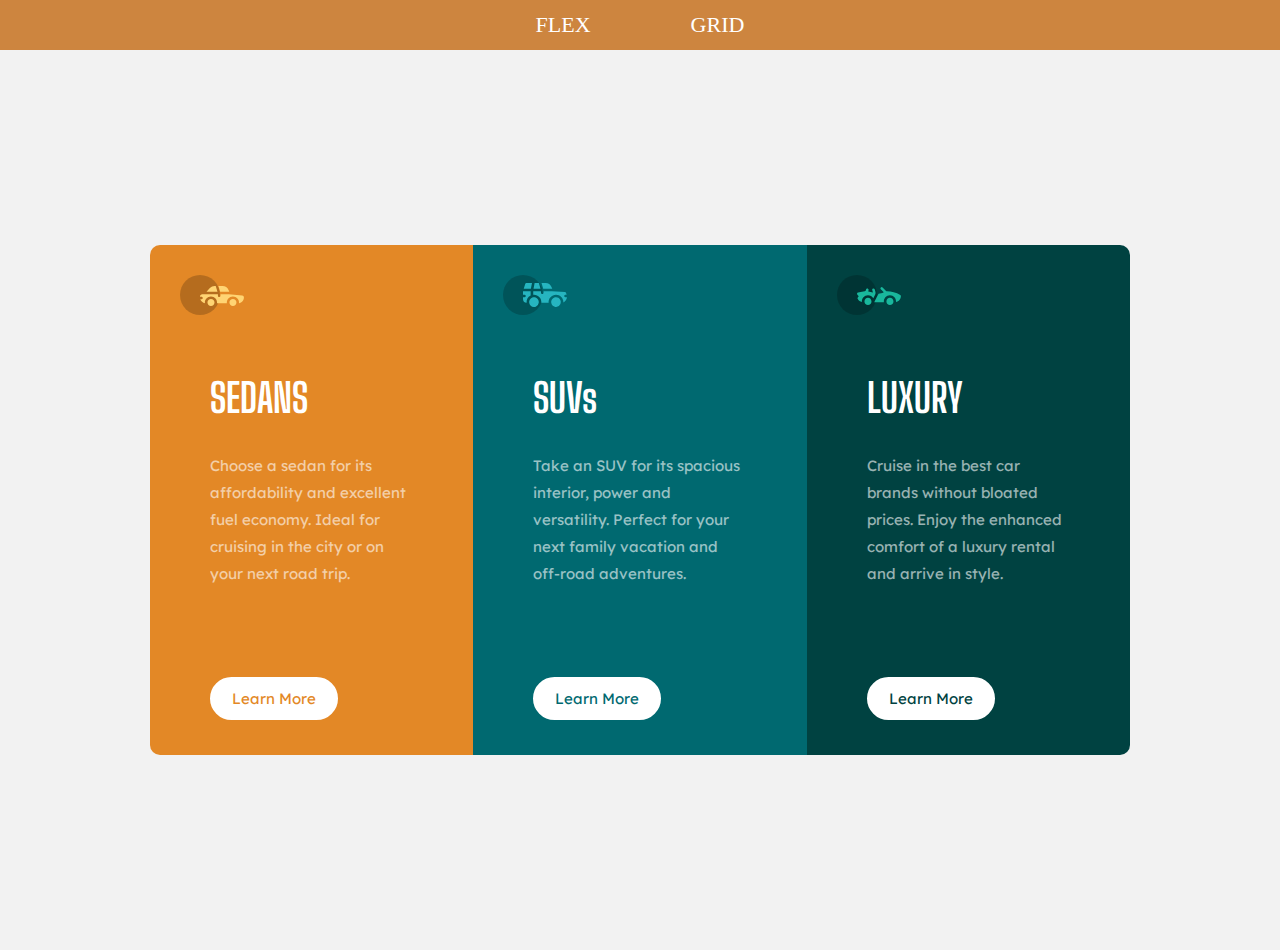
<file: index.html>
<!DOCTYPE html>
<html lang="en">
<head>
    <meta charset="UTF-8">
    <meta name="viewport" content="width=device-width, initial-scale=1.0">
    <link rel="stylesheet" href="css/style.css">
    <link href="https://fonts.googleapis.com/css2?family=Big+Shoulders+Display:wght@700&family=Lexend+Deca&display=swap"
        rel="stylesheet">
    <title>CSS Grid and Flexbox</title>
</head>
<body>
    <header>
    <nav>
        <ul>
            <li><a href="index.html">Flex</a></li>
            <li><a href="grid.html">Grid</a></li>
        </ul>
    </nav>
    </header>
    <main>
    <section>
        <div class="main">
            <div class="cards" id="sedan">
                <img src="./images/icon-sedans.svg" alt="sedan icon" class="icons" />
                <h1>SEDANS
                    <p>
                        Choose a sedan for its affordability and excellent fuel economy. Ideal for cruising in the city
                        or on your next road trip.
                    </p>
                    <button class="button">Learn More</button>
                </h1>
            </div>
            <div class="cards" id="suvs">
                <img src="./images/icon-suvs.svg" alt="suvs icon" class="icons" />
                <h1>SUVs
                    <p>
                        Take an SUV for its spacious interior, power and versatility. Perfect for your next family
                        vacation and off-road adventures.
                    </p>
                    <button class="button">Learn More</button>
                </h1>

            </div>
            <div class="cards" id="luxury">
                <img src="./images/icon-luxury.svg" alt="luxury icon" class="icons" />
                <h1>LUXURY
                    <p>
                        Cruise in the best car brands without bloated prices. Enjoy the enhanced comfort of a luxury
                        rental and arrive in style.
                    </p>
                    <button class="button">Learn More</button>
                </h1>

            </div>
        </div>
    </section>
    </main>
</body>
</html>
</file>
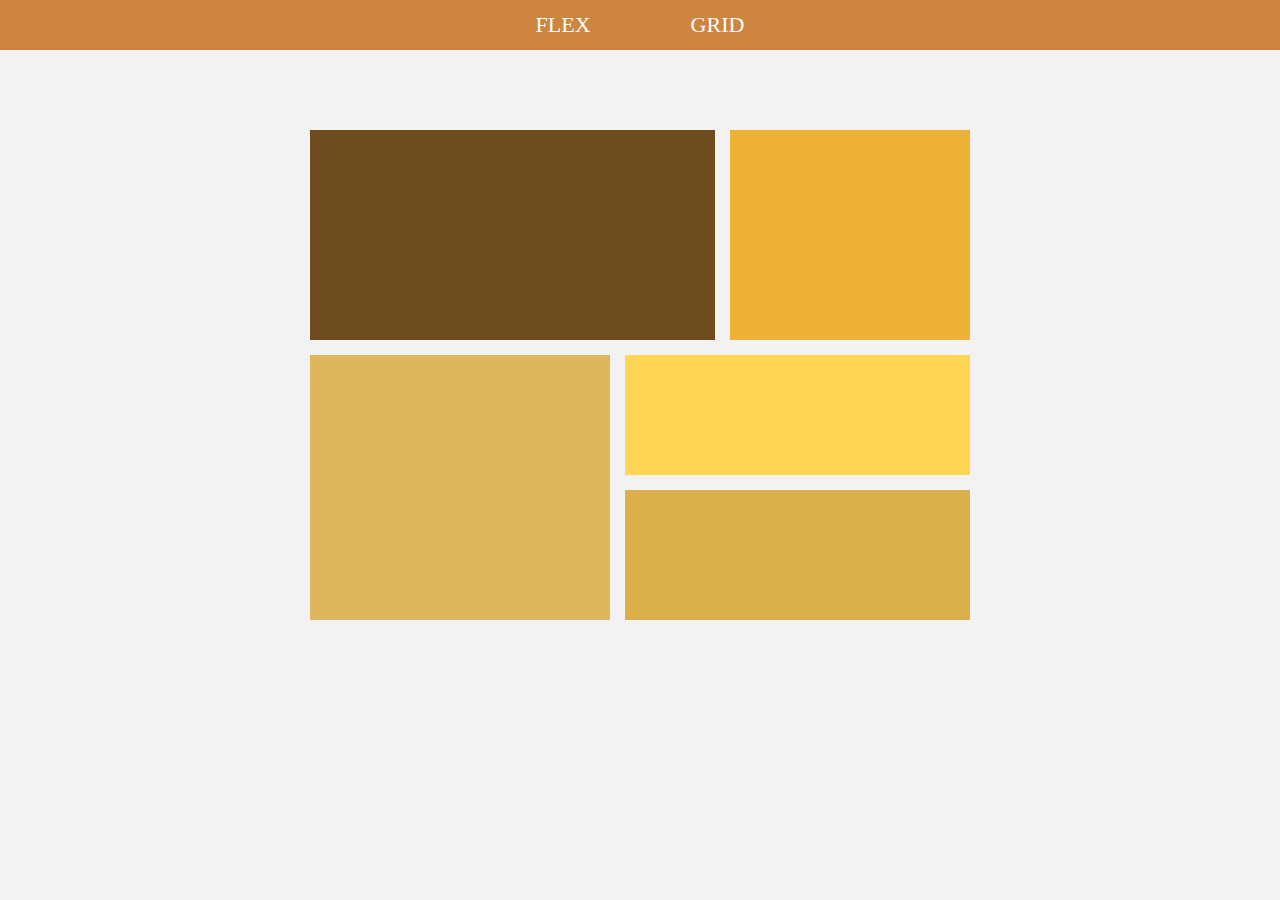
<file: grid.html>
<!DOCTYPE html>
<html lang="en">

<head>
    <meta charset="UTF-8">
    <meta name="viewport" content="width=device-width, initial-scale=1.0">
    <link rel="stylesheet" href="css/grid.css">
    <link href="https://fonts.googleapis.com/css2?family=Big+Shoulders+Display:wght@700&family=Lexend+Deca&display=swap"
        rel="stylesheet">
    <title>CSS Grid and Flexbox</title>
</head>
<body>
    <header>
        <nav>
            <ul>
                <li><a href="index.html">Flex</a></li>
                <li><a href="grid.html">Grid</a></li>
            </ul>
        </nav>
    </header>
    <main>
        <section>
            <div class="grid--container">
                <div class="grid-item grid-1"></div>
                <div class="grid-item grid-2"></div>
                <div class="grid-item grid-3"></div>
                <div class="grid-item grid-4"></div>
                <div class="grid-item grid-5"></div>
            </div>
        </section>
    </main>
</body>
</html>
</file>
<file: css/style.css>
* {
    padding: 0;
    margin: 0;
    box-sizing: border-box;
}

body {
    background-color: hsl(0, 0%, 95%);
}
nav {
    background-color: peru;
    height: 50px;
}

ul {
    display: flex;
    justify-content: center;
    align-items: center;
    gap: 100px;
    list-style-type: none;
}

li a {
    text-decoration: none;
    font-size: 22px;
    color: #fff;
    text-transform: uppercase;
    line-height: 50px;
    transition: 0.4s;
}

li a:hover {
    color: greenyellow;
}
h1 {
    font-family: "Big Shoulders Display", sans-serif;
    font-size: 40px;
}

p,
button {
    font-family: "Lexend Deca", sans-serif;
    font-size: 15px;
    font-weight: 400;
}

.button {
    background-color: white;
    border: 2px solid white;
    border-radius: 30px;
    padding: 10px 20px;
    cursor: pointer;
    transition: all 0.4s ease-in-out;
}

.button:hover {
    background-color: transparent;
    color: white;
}

#sedan {
    background-color: hsl(31, 77%, 52%);
    color: white;
    border-radius: 10px 10px 0 0;
}

#suvs {
    background-color: hsl(184, 100%, 22%);
    color: white;
}

#luxury {
    background-color: hsl(179, 100%, 13%);
    color: white;
    border-radius: 0 0 10px 10px;
}

#sedan .button {
    color: hsl(31, 77%, 52%);
}

#suvs .button {
    color: hsl(184, 100%, 22%);
}

#luxury .button {
    color: hsl(179, 100%, 13%);
}

.button:hover {
    background-color: transparent;
    color: white !important;
}

.main {
    padding: 10px;
}

.cards {
    padding: 30px;
}

.cards img {
    margin-bottom: 25px;
}

.cards h1 {
    padding: 30px;
    margin-bottom: 30px;
}

p {
    margin-top: 30px;
    margin-bottom: 60px;
    line-height: 2;
    opacity: 60%;
}

footer {
    font-family: "Lexend Deca", sans-serif;
    font-size: 15px;
    text-align: center;
}

@media (min-width: 1000px) {
    .main {
        display: flex;
        align-items: center;
        justify-content: center;
        min-height: 100vh;
        max-width: 1000px;
        margin: auto;
    }

    #sedan {
        border-radius: 10px 0 0 10px;
    }

    #luxury {
        border-radius: 0 10px 10px 0;
    }

    .cards {
        max-height: 510px;
    }

    .button {
        margin-top: 30px;
    }

    p {
        line-height: 1.8;
    }
}
</file>
<file: css/grid.css>
* {
    padding: 0;
    margin: 0;
    box-sizing: border-box;
}

body {
    background-color: hsl(0, 0%, 95%);
}

nav {
    background-color: peru;
    height: 50px;
}

ul {
    display: flex;
    justify-content: center;
    align-items: center;
    gap: 100px;
    list-style-type: none;
}

li a {
    text-decoration: none;
    font-size: 22px;
    color: #fff;
    text-transform: uppercase;
    line-height: 50px;
    transition: 0.4s;
}

li a:hover {
    color: greenyellow;
}
.grid--container {
    display: grid;
    gap: 15px;
    margin-top: 80px;
    justify-content: center;
    grid-template-areas:
        "a a b"
        "c d d"
        "c e e";
    grid-template-columns: 300px 90px 240px;
    grid-template-rows: 210px 120px 130px;
}

.grid-1 {
    background-color: #6E4C1EFF;
    grid-area: a;
}

.grid-2 {
    background-color: #EEB238FF;
    grid-area: b;
}

.grid-3 {
    background-color: #DDB65DFF;
    grid-area: c;
}

.grid-4 {
    background-color: #FFD653FF;
    grid-area: d;
}

.grid-5 {
    background-color: #DBB04AFF;
    grid-area: e;
}
</file>
